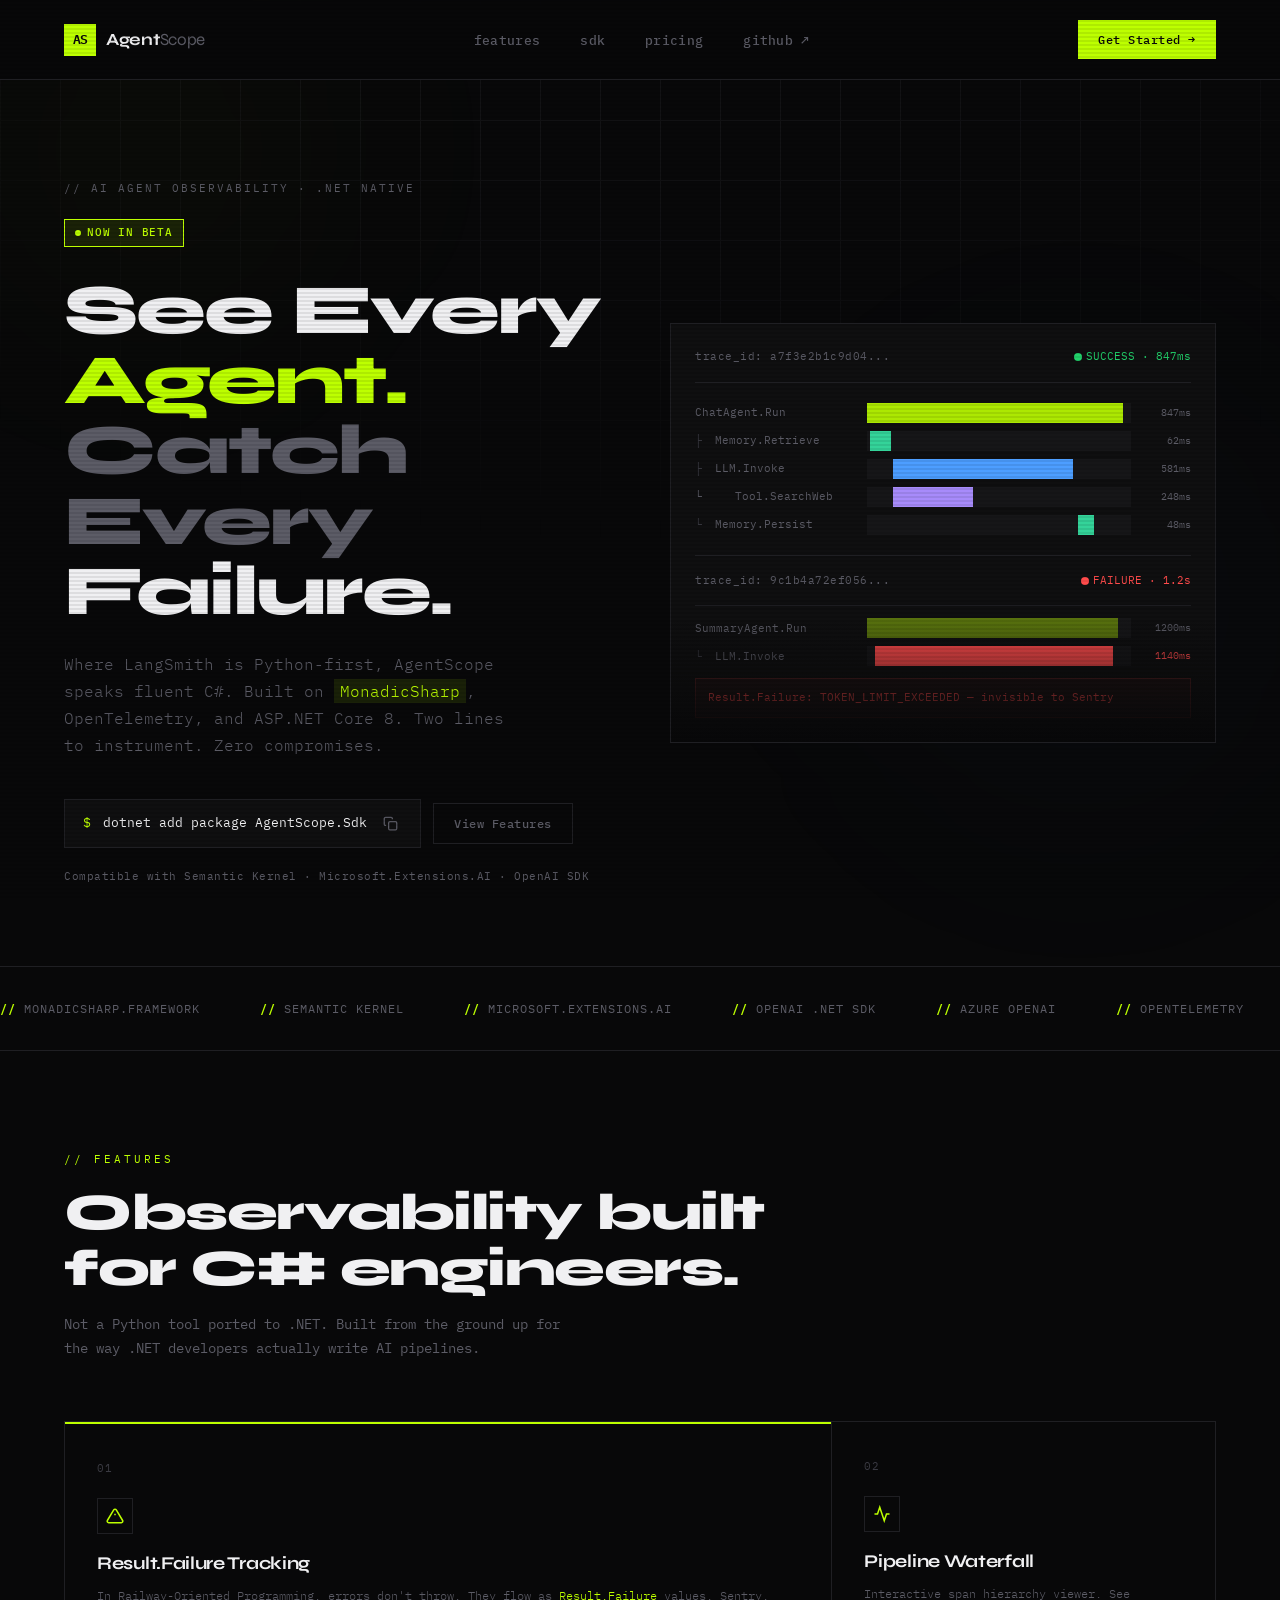
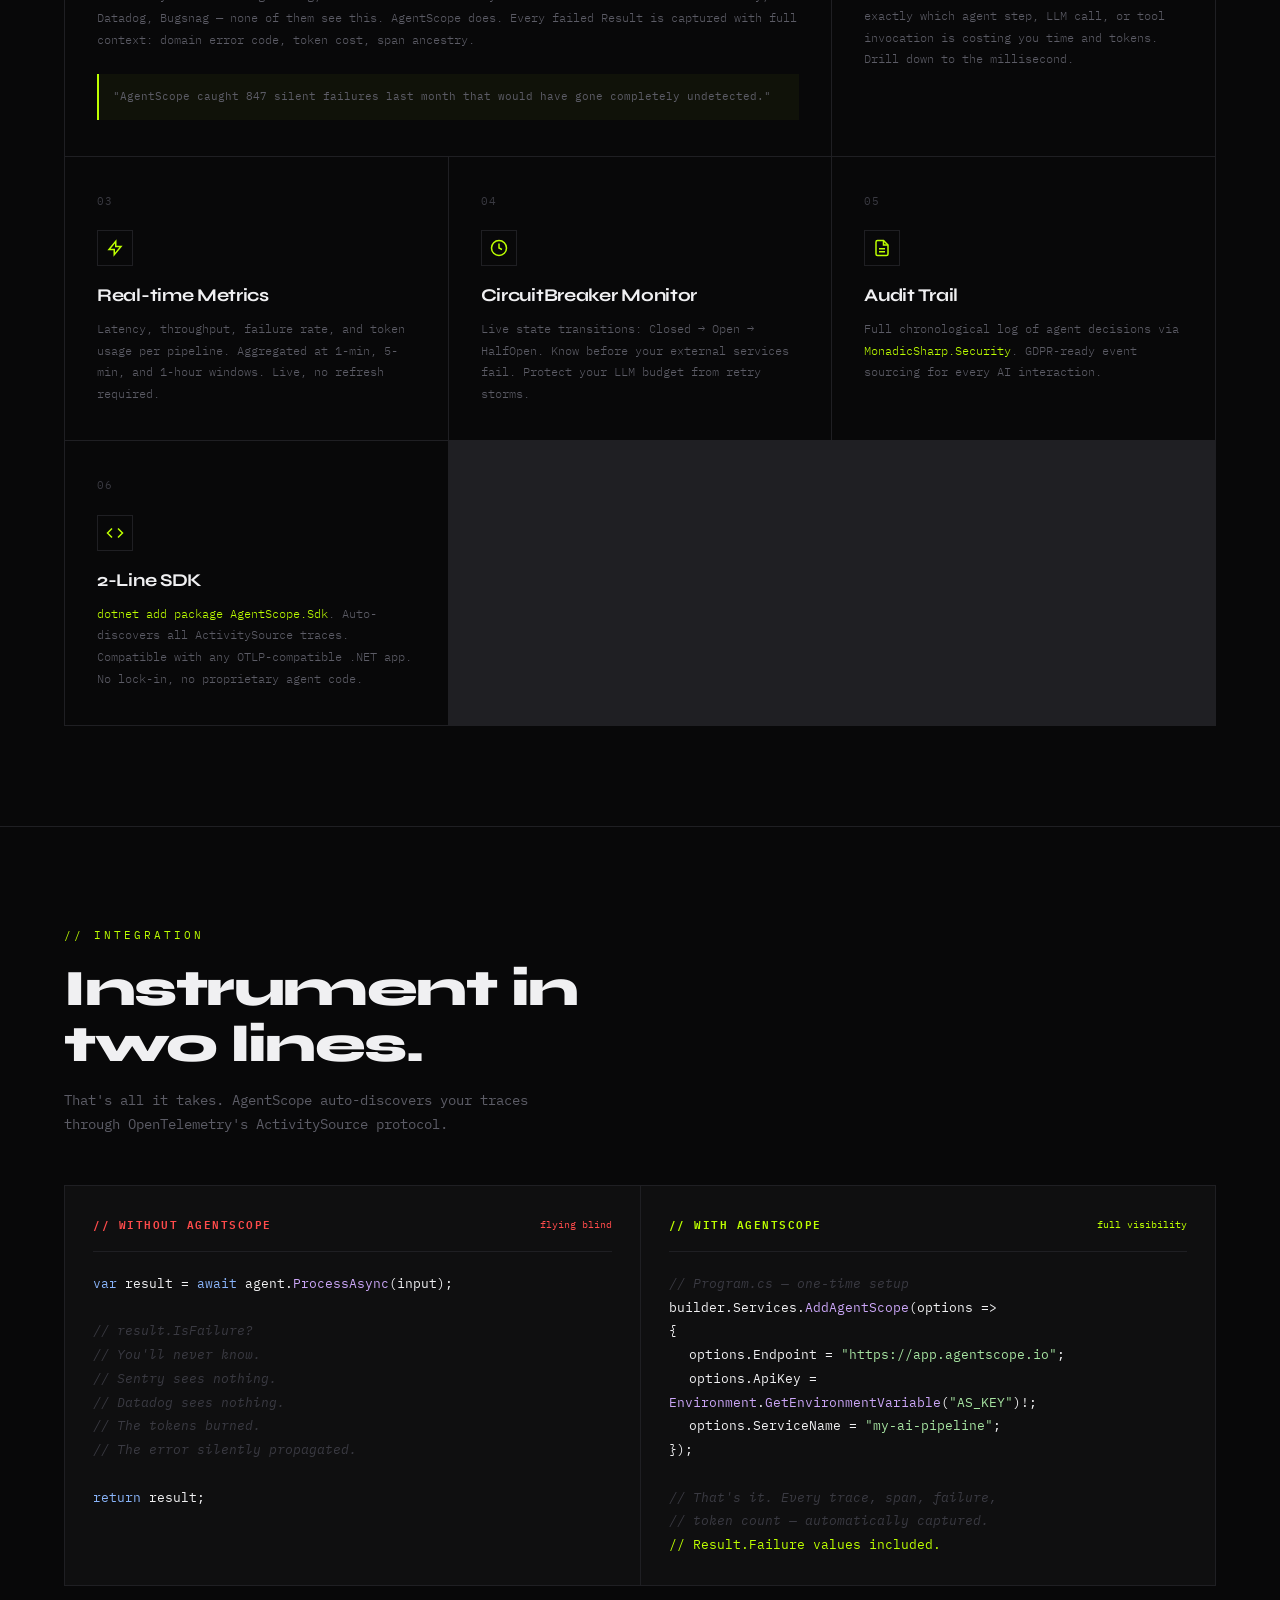
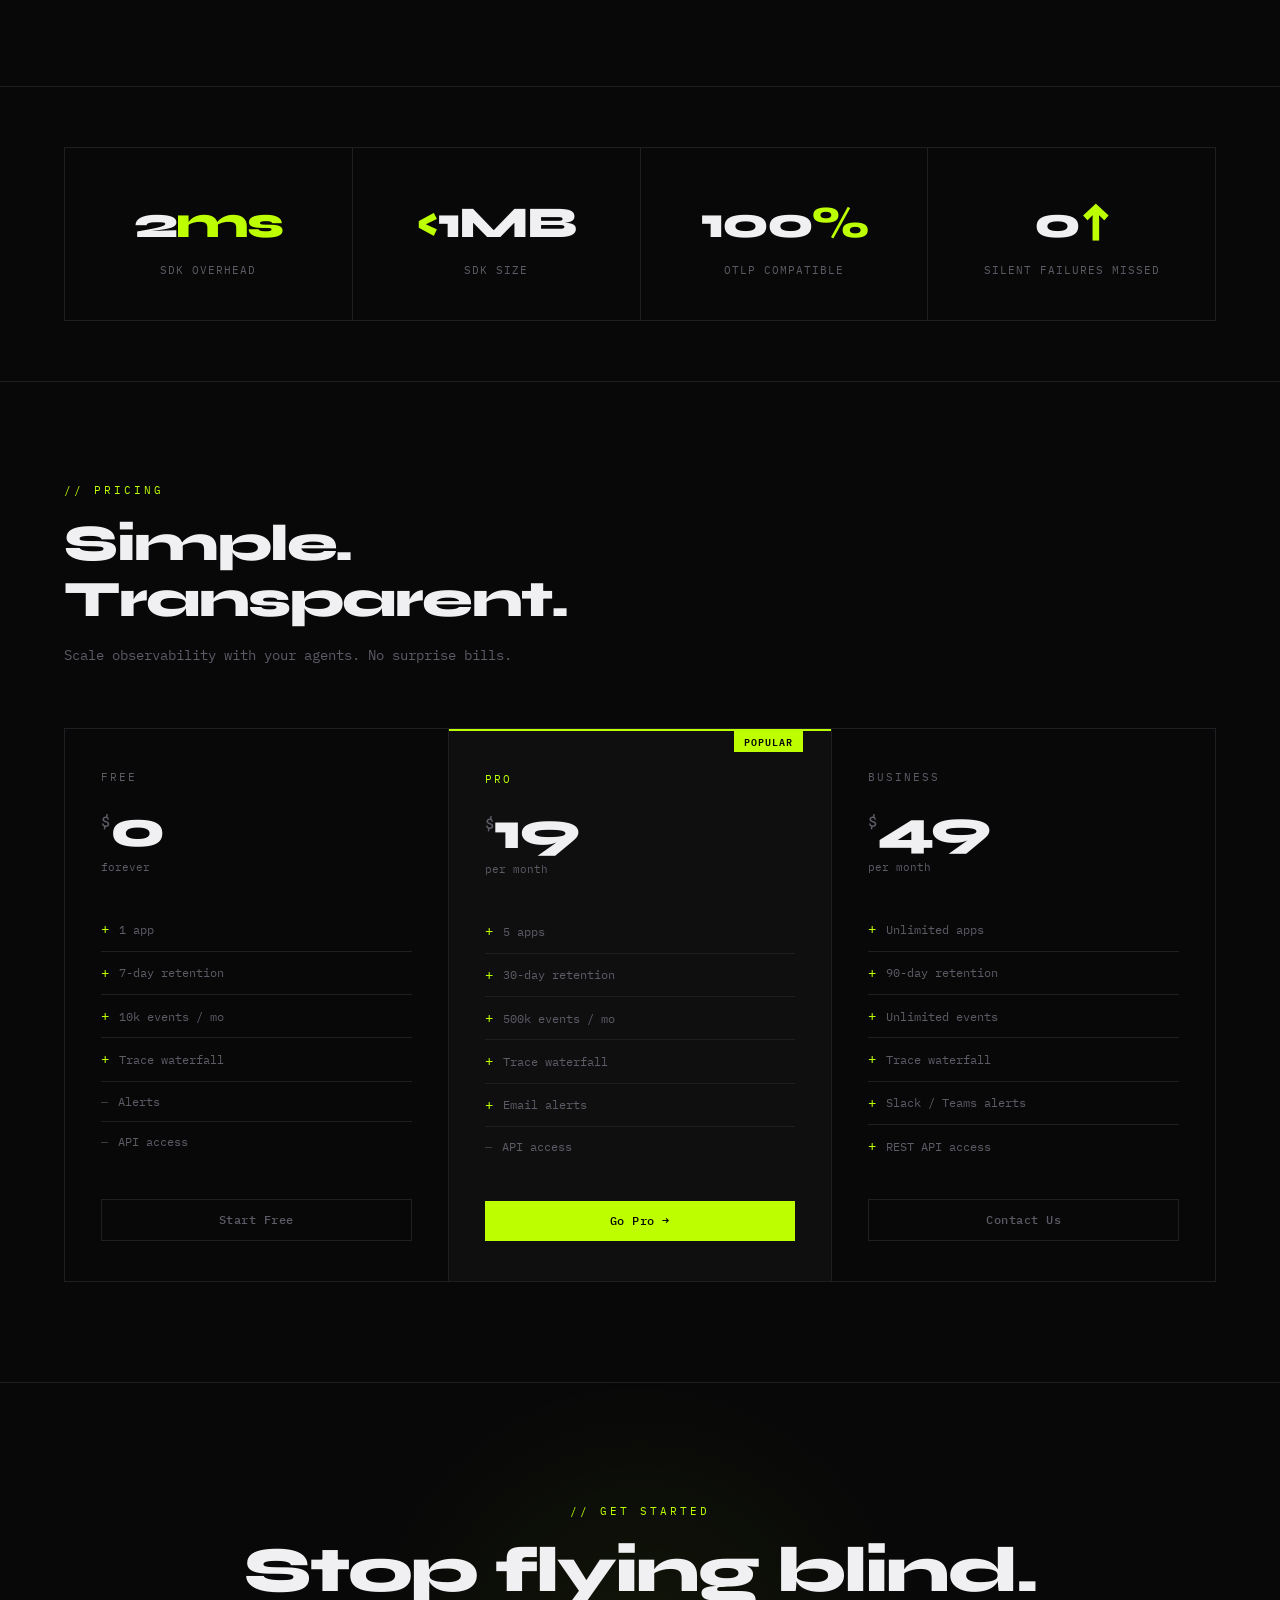
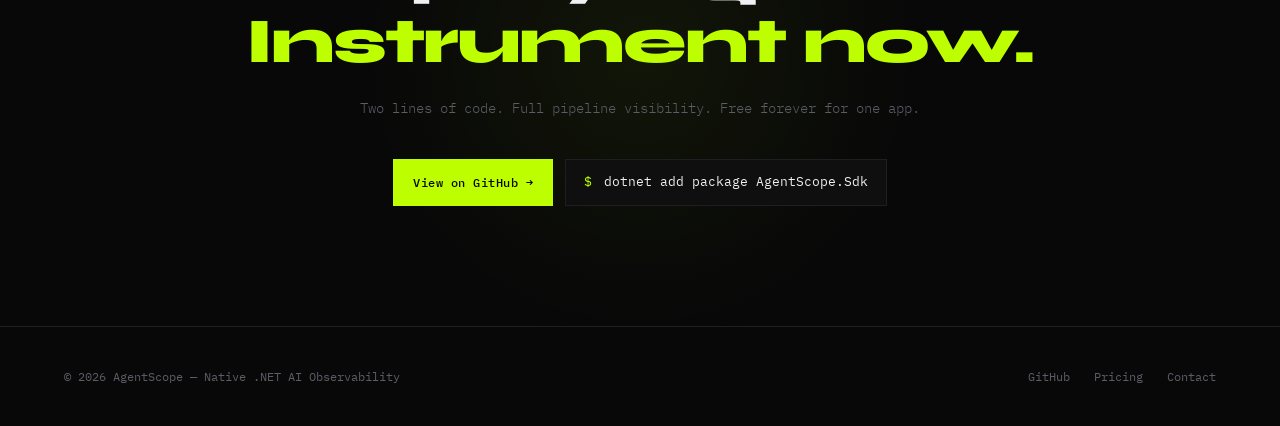
<file: index.html>
<!DOCTYPE html>
<html lang="en">
<head>
  <meta charset="UTF-8">
  <meta name="viewport" content="width=device-width, initial-scale=1.0">
  <title>AgentScope — AI Agent Observability for .NET</title>
  <meta name="description" content="See every agent. Trace every pipeline. Catch every failure — natively in .NET. The first observability platform built for C# and MonadicSharp.">
  <link rel="stylesheet" href="assets/custom.css">
</head>
<body>

<!-- Background elements -->
<div class="grid-bg"></div>
<div class="glow-orb" style="width:500px;height:500px;background:radial-gradient(circle,rgba(189,255,0,0.04),transparent 70%);top:-100px;left:-100px;"></div>
<div class="glow-orb" style="width:600px;height:600px;background:radial-gradient(circle,rgba(77,158,255,0.04),transparent 70%);bottom:0;right:-100px;"></div>

<!-- ── NAVBAR ── -->
<nav class="navbar">
  <div class="container">
    <div class="navbar-inner">
      <a href="/" class="logo">
        <div class="logo-mark">AS</div>
        <span class="logo-text">Agent<span>Scope</span></span>
      </a>
      <ul class="nav-links">
        <li><a href="#features">features</a></li>
        <li><a href="#code">sdk</a></li>
        <li><a href="#pricing">pricing</a></li>
        <li><a href="https://github.com/Danny4897/AgentScope" target="_blank">github ↗</a></li>
      </ul>
      <a href="#get-started" class="btn btn-accent">Get Started →</a>
    </div>
  </div>
</nav>

<!-- ── HERO ── -->
<section class="container">
  <div class="hero">
    <!-- Left -->
    <div class="hero-left">
      <p class="hero-label">// AI Agent Observability · .NET Native</p>
      <div class="pill pill-accent" style="margin-bottom:28px;">
        <span class="pill-dot"></span>
        Now in Beta
      </div>
      <h1 class="hero-title">
        See Every<br>
        <span class="accent">Agent.</span><br>
        <span class="dim">Catch Every</span><br>
        Failure.
      </h1>
      <p class="hero-subtitle">
        Where LangSmith is Python-first, AgentScope speaks fluent C#.
        Built on <code>MonadicSharp</code>, OpenTelemetry, and ASP.NET Core 8.
        Two lines to instrument. Zero compromises.
      </p>
      <div class="hero-cta">
        <div class="cmd-block">
          <span class="prompt">$</span>
          <code id="cmd-text">dotnet add package AgentScope.Sdk</code>
          <button class="copy-btn" onclick="copyCmd()" title="Copy">
            <svg width="15" height="15" fill="none" stroke="currentColor" stroke-width="2" viewBox="0 0 24 24">
              <rect x="9" y="9" width="13" height="13" rx="2"/><path d="M5 15H4a2 2 0 01-2-2V4a2 2 0 012-2h9a2 2 0 012 2v1"/>
            </svg>
          </button>
        </div>
        <a href="#features" class="btn btn-ghost">View Features</a>
      </div>
      <p style="font-family:var(--font-mono);font-size:11px;color:var(--text-muted);margin-top:20px;letter-spacing:0.5px;">
        Compatible with Semantic Kernel · Microsoft.Extensions.AI · OpenAI SDK
      </p>
    </div>

    <!-- Right: Animated Trace Waterfall -->
    <div class="hero-right">
      <div class="trace-viz" id="trace-viz">
        <div class="trace-header">
          <span class="trace-id">trace_id: a7f3e2b1c9d04...</span>
          <span class="trace-status-ok">
            <svg width="8" height="8" fill="currentColor" viewBox="0 0 8 8"><circle cx="4" cy="4" r="4"/></svg>
            SUCCESS · 847ms
          </span>
        </div>

        <!-- Root span -->
        <div class="span-row" style="animation-delay:0.2s;">
          <span class="span-name mono">ChatAgent.Run</span>
          <div class="span-bar-track">
            <div class="span-bar bar-root" style="--w:97%; left:0%; animation-delay:0.3s;"></div>
          </div>
          <span class="span-ms mono">847ms</span>
        </div>

        <div class="span-row" style="animation-delay:0.5s;">
          <span class="span-name mono"><span class="indent">├ </span>Memory.Retrieve</span>
          <div class="span-bar-track">
            <div class="span-bar bar-memory" style="--w:8%; left:1%; animation-delay:0.6s;"></div>
          </div>
          <span class="span-ms mono">62ms</span>
        </div>

        <div class="span-row" style="animation-delay:0.8s;">
          <span class="span-name mono"><span class="indent">├ </span>LLM.Invoke</span>
          <div class="span-bar-track">
            <div class="span-bar bar-llm" style="--w:68%; left:10%; animation-delay:0.9s;"></div>
          </div>
          <span class="span-ms mono">581ms</span>
        </div>

        <div class="span-row" style="animation-delay:1.1s;">
          <span class="span-name mono"><span class="indent2">└ </span>Tool.SearchWeb</span>
          <div class="span-bar-track">
            <div class="span-bar bar-tool" style="--w:30%; left:10%; animation-delay:1.2s;"></div>
          </div>
          <span class="span-ms mono">248ms</span>
        </div>

        <div class="span-row" style="animation-delay:1.4s;">
          <span class="span-name mono"><span class="indent">└ </span>Memory.Persist</span>
          <div class="span-bar-track">
            <div class="span-bar bar-memory" style="--w:6%; left:80%; animation-delay:1.5s;"></div>
          </div>
          <span class="span-ms mono">48ms</span>
        </div>

        <div style="border-top:1px solid var(--border);margin-top:20px;padding-top:16px;">
          <div class="trace-header" style="margin-bottom:12px;">
            <span class="trace-id">trace_id: 9c1b4a72ef056...</span>
            <span class="trace-status-err">
              <svg width="8" height="8" fill="currentColor" viewBox="0 0 8 8"><circle cx="4" cy="4" r="4"/></svg>
              FAILURE · 1.2s
            </span>
          </div>
          <div class="span-row" style="animation-delay:1.7s;">
            <span class="span-name mono">SummaryAgent.Run</span>
            <div class="span-bar-track">
              <div class="span-bar bar-root" style="--w:95%; left:0%; animation-delay:1.8s; opacity:0.4;"></div>
            </div>
            <span class="span-ms mono">1200ms</span>
          </div>
          <div class="span-row" style="animation-delay:2.0s;">
            <span class="span-name mono"><span class="indent">└ </span>LLM.Invoke</span>
            <div class="span-bar-track">
              <div class="span-bar bar-error" style="--w:90%; left:3%; animation-delay:2.1s;"></div>
            </div>
            <span class="span-ms mono" style="color:var(--error);">1140ms</span>
          </div>
          <div style="margin-top:12px;padding:10px 12px;background:rgba(255,75,75,0.06);border:1px solid rgba(255,75,75,0.2);font-family:var(--font-mono);font-size:11px;color:var(--error);">
            Result.Failure: TOKEN_LIMIT_EXCEEDED — invisible to Sentry
          </div>
        </div>
      </div>
    </div>
  </div>
</section>

<!-- ── MARQUEE ── -->
<div class="marquee-section">
  <div class="marquee-track">
    <span class="marquee-item">MonadicSharp.Framework</span>
    <span class="marquee-item">Semantic Kernel</span>
    <span class="marquee-item">Microsoft.Extensions.AI</span>
    <span class="marquee-item">OpenAI .NET SDK</span>
    <span class="marquee-item">Azure OpenAI</span>
    <span class="marquee-item">OpenTelemetry</span>
    <span class="marquee-item">ASP.NET Core 8</span>
    <span class="marquee-item">Entity Framework Core</span>
    <span class="marquee-item">Railway-Oriented Programming</span>
    <span class="marquee-item">MonadicSharp.Framework</span>
    <span class="marquee-item">Semantic Kernel</span>
    <span class="marquee-item">Microsoft.Extensions.AI</span>
    <span class="marquee-item">OpenAI .NET SDK</span>
    <span class="marquee-item">Azure OpenAI</span>
    <span class="marquee-item">OpenTelemetry</span>
    <span class="marquee-item">ASP.NET Core 8</span>
    <span class="marquee-item">Entity Framework Core</span>
    <span class="marquee-item">Railway-Oriented Programming</span>
  </div>
</div>

<!-- ── FEATURES ── -->
<section id="features" style="padding:100px 0;">
  <div class="container">
    <div class="reveal">
      <p class="section-label">// Features</p>
      <h2 class="section-title">Observability built<br>for C# engineers.</h2>
      <p class="section-sub">
        Not a Python tool ported to .NET. Built from the ground up
        for the way .NET developers actually write AI pipelines.
      </p>
    </div>

    <div class="features-grid reveal" style="transition-delay:0.1s;">

      <div class="feature-card featured">
        <div class="feature-number">01</div>
        <div class="feature-icon">
          <svg width="18" height="18" fill="none" stroke="currentColor" stroke-width="2" viewBox="0 0 24 24">
            <path d="M12 9v2m0 4h.01M10.29 3.86L1.82 18a2 2 0 001.71 3h16.94a2 2 0 001.71-3L13.71 3.86a2 2 0 00-3.42 0z"/>
          </svg>
        </div>
        <h3 class="feature-title">Result.Failure Tracking</h3>
        <p class="feature-desc">
          In Railway-Oriented Programming, errors don't throw. They flow as
          <code style="color:var(--accent);">Result.Failure</code> values.
          Sentry, Datadog, Bugsnag — none of them see this.
          AgentScope does. Every failed Result is captured with full context:
          domain error code, token cost, span ancestry.
        </p>
        <div style="margin-top:24px;padding:14px;background:rgba(189,255,0,0.04);border-left:2px solid var(--accent);">
          <p style="font-family:var(--font-mono);font-size:11px;color:var(--text-muted);">
            "AgentScope caught 847 silent failures last month that would have
            gone completely undetected."
          </p>
        </div>
      </div>

      <div class="feature-card">
        <div class="feature-number">02</div>
        <div class="feature-icon">
          <svg width="18" height="18" fill="none" stroke="currentColor" stroke-width="2" viewBox="0 0 24 24">
            <polyline points="22 12 18 12 15 21 9 3 6 12 2 12"/>
          </svg>
        </div>
        <h3 class="feature-title">Pipeline Waterfall</h3>
        <p class="feature-desc">
          Interactive span hierarchy viewer. See exactly which agent step,
          LLM call, or tool invocation is costing you time and tokens.
          Drill down to the millisecond.
        </p>
      </div>

      <div class="feature-card">
        <div class="feature-number">03</div>
        <div class="feature-icon">
          <svg width="18" height="18" fill="none" stroke="currentColor" stroke-width="2" viewBox="0 0 24 24">
            <path d="M13 10V3L4 14h7v7l9-11h-7z"/>
          </svg>
        </div>
        <h3 class="feature-title">Real-time Metrics</h3>
        <p class="feature-desc">
          Latency, throughput, failure rate, and token usage per pipeline.
          Aggregated at 1-min, 5-min, and 1-hour windows.
          Live, no refresh required.
        </p>
      </div>

      <div class="feature-card">
        <div class="feature-number">04</div>
        <div class="feature-icon">
          <svg width="18" height="18" fill="none" stroke="currentColor" stroke-width="2" viewBox="0 0 24 24">
            <circle cx="12" cy="12" r="10"/><polyline points="12 6 12 12 16 14"/>
          </svg>
        </div>
        <h3 class="feature-title">CircuitBreaker Monitor</h3>
        <p class="feature-desc">
          Live state transitions: Closed → Open → HalfOpen.
          Know before your external services fail.
          Protect your LLM budget from retry storms.
        </p>
      </div>

      <div class="feature-card">
        <div class="feature-number">05</div>
        <div class="feature-icon">
          <svg width="18" height="18" fill="none" stroke="currentColor" stroke-width="2" viewBox="0 0 24 24">
            <path d="M14 2H6a2 2 0 00-2 2v16a2 2 0 002 2h12a2 2 0 002-2V8z"/><polyline points="14 2 14 8 20 8"/><line x1="16" y1="13" x2="8" y2="13"/><line x1="16" y1="17" x2="8" y2="17"/>
          </svg>
        </div>
        <h3 class="feature-title">Audit Trail</h3>
        <p class="feature-desc">
          Full chronological log of agent decisions via
          <code style="color:var(--accent);">MonadicSharp.Security</code>.
          GDPR-ready event sourcing for every AI interaction.
        </p>
      </div>

      <div class="feature-card">
        <div class="feature-number">06</div>
        <div class="feature-icon">
          <svg width="18" height="18" fill="none" stroke="currentColor" stroke-width="2" viewBox="0 0 24 24">
            <polyline points="16 18 22 12 16 6"/><polyline points="8 6 2 12 8 18"/>
          </svg>
        </div>
        <h3 class="feature-title">2-Line SDK</h3>
        <p class="feature-desc">
          <code style="color:var(--accent);">dotnet add package AgentScope.Sdk</code>.
          Auto-discovers all ActivitySource traces.
          Compatible with any OTLP-compatible .NET app.
          No lock-in, no proprietary agent code.
        </p>
      </div>

    </div>
  </div>
</section>

<!-- ── CODE SECTION ── -->
<section id="code" class="code-section" style="border-top:1px solid var(--border);">
  <div class="container">
    <div class="reveal">
      <p class="section-label">// Integration</p>
      <h2 class="section-title">Instrument in<br>two lines.</h2>
      <p class="section-sub">
        That's all it takes. AgentScope auto-discovers your traces
        through OpenTelemetry's ActivitySource protocol.
      </p>
    </div>

    <div class="code-compare reveal" style="transition-delay:0.15s;">
      <div class="code-panel">
        <div class="code-panel-header">
          <span class="code-panel-title title-bad">// without agentscope</span>
          <span style="font-family:var(--font-mono);font-size:10px;color:var(--error);">flying blind</span>
        </div>
        <span class="c-kw">var</span> result = <span class="c-kw">await</span> agent.<span class="c-fn">ProcessAsync</span>(input);<br>
        <br>
        <span class="c-cm">// result.IsFailure?</span><br>
        <span class="c-cm">// You'll never know.</span><br>
        <span class="c-cm">// Sentry sees nothing.</span><br>
        <span class="c-cm">// Datadog sees nothing.</span><br>
        <span class="c-cm">// The tokens burned.</span><br>
        <span class="c-cm">// The error silently propagated.</span><br>
        <br>
        <span class="c-kw">return</span> result;
      </div>
      <div class="code-panel">
        <div class="code-panel-header">
          <span class="code-panel-title title-good">// with agentscope</span>
          <span style="font-family:var(--font-mono);font-size:10px;color:var(--accent);">full visibility</span>
        </div>
        <span class="c-cm">// Program.cs — one-time setup</span><br>
        builder.Services.<span class="c-fn">AddAgentScope</span>(options =><br>
        {<br>
        <span class="indent"></span>options.Endpoint = <span class="c-str">"https://app.agentscope.io"</span>;<br>
        <span class="indent"></span>options.ApiKey = <span class="c-fn">Environment</span>.<span class="c-fn">GetEnvironmentVariable</span>(<span class="c-str">"AS_KEY"</span>)!;<br>
        <span class="indent"></span>options.ServiceName = <span class="c-str">"my-ai-pipeline"</span>;<br>
        });<br>
        <br>
        <span class="c-cm">// That's it. Every trace, span, failure,</span><br>
        <span class="c-cm">// token count — automatically captured.</span><br>
        <span class="c-acc">// Result.Failure values included.</span>
      </div>
    </div>
  </div>
</section>

<!-- ── STATS ── -->
<div class="stats-bar">
  <div class="container">
    <div class="stats-grid reveal">
      <div class="stat-item">
        <div class="stat-value">2<span>ms</span></div>
        <div class="stat-label">SDK overhead</div>
      </div>
      <div class="stat-item">
        <div class="stat-value"><span>&lt;</span>1MB</div>
        <div class="stat-label">SDK size</div>
      </div>
      <div class="stat-item">
        <div class="stat-value">100<span>%</span></div>
        <div class="stat-label">OTLP compatible</div>
      </div>
      <div class="stat-item">
        <div class="stat-value">0<span>↑</span></div>
        <div class="stat-label">Silent failures missed</div>
      </div>
    </div>
  </div>
</div>

<!-- ── PRICING ── -->
<section id="pricing" class="pricing-section">
  <div class="container">
    <div class="reveal">
      <p class="section-label">// Pricing</p>
      <h2 class="section-title">Simple.<br>Transparent.</h2>
      <p class="section-sub">Scale observability with your agents. No surprise bills.</p>
    </div>

    <div class="pricing-grid reveal" style="transition-delay:0.1s;">

      <div class="pricing-card">
        <div class="pricing-tier">Free</div>
        <div class="pricing-price"><sup>$</sup>0</div>
        <div class="pricing-period">forever</div>
        <ul class="pricing-features">
          <li><span class="check">+</span> 1 app</li>
          <li><span class="check">+</span> 7-day retention</li>
          <li><span class="check">+</span> 10k events / mo</li>
          <li><span class="check">+</span> Trace waterfall</li>
          <li><span class="dash">—</span> Alerts</li>
          <li><span class="dash">—</span> API access</li>
        </ul>
        <a href="#get-started" class="btn btn-ghost" style="width:100%;justify-content:center;">Start Free</a>
      </div>

      <div class="pricing-card featured">
        <div class="pricing-badge">Popular</div>
        <div class="pricing-tier" style="color:var(--accent);">Pro</div>
        <div class="pricing-price"><sup>$</sup>19</div>
        <div class="pricing-period">per month</div>
        <ul class="pricing-features">
          <li><span class="check">+</span> 5 apps</li>
          <li><span class="check">+</span> 30-day retention</li>
          <li><span class="check">+</span> 500k events / mo</li>
          <li><span class="check">+</span> Trace waterfall</li>
          <li><span class="check">+</span> Email alerts</li>
          <li><span class="dash">—</span> API access</li>
        </ul>
        <a href="#get-started" class="btn btn-accent" style="width:100%;justify-content:center;">Go Pro →</a>
      </div>

      <div class="pricing-card">
        <div class="pricing-tier">Business</div>
        <div class="pricing-price"><sup>$</sup>49</div>
        <div class="pricing-period">per month</div>
        <ul class="pricing-features">
          <li><span class="check">+</span> Unlimited apps</li>
          <li><span class="check">+</span> 90-day retention</li>
          <li><span class="check">+</span> Unlimited events</li>
          <li><span class="check">+</span> Trace waterfall</li>
          <li><span class="check">+</span> Slack / Teams alerts</li>
          <li><span class="check">+</span> REST API access</li>
        </ul>
        <a href="#get-started" class="btn btn-ghost" style="width:100%;justify-content:center;">Contact Us</a>
      </div>

    </div>
  </div>
</section>

<!-- ── CTA ── -->
<section id="get-started" class="cta-section" style="border-top:1px solid var(--border);">
  <div class="container reveal">
    <p class="section-label" style="justify-content:center;display:flex;">//&nbsp;Get Started</p>
    <h2 class="cta-title">Stop flying blind.<br><span style="color:var(--accent);">Instrument now.</span></h2>
    <p class="cta-sub">
      Two lines of code. Full pipeline visibility. Free forever for one app.
    </p>
    <div style="display:flex;gap:12px;justify-content:center;flex-wrap:wrap;">
      <a href="https://github.com/Danny4897/AgentScope" class="btn btn-accent">
        View on GitHub →
      </a>
      <div class="cmd-block">
        <span class="prompt">$</span>
        <code>dotnet add package AgentScope.Sdk</code>
      </div>
    </div>
  </div>
</section>

<!-- ── FOOTER ── -->
<footer class="footer">
  <div class="container">
    <div class="footer-inner">
      <span>© 2026 AgentScope — Native .NET AI Observability</span>
      <div class="footer-links">
        <a href="https://github.com/Danny4897/AgentScope" target="_blank">GitHub</a>
        <a href="#pricing">Pricing</a>
        <a href="mailto:hello@agentscope.io">Contact</a>
      </div>
    </div>
  </div>
</footer>

<script>
// Copy command
function copyCmd() {
  navigator.clipboard.writeText('dotnet add package AgentScope.Sdk');
  const btn = document.querySelector('.copy-btn');
  btn.innerHTML = '<svg width="15" height="15" fill="currentColor" viewBox="0 0 24 24"><path d="M20 6L9 17l-5-5"/></svg>';
  btn.style.color = 'var(--accent)';
  setTimeout(() => {
    btn.innerHTML = '<svg width="15" height="15" fill="none" stroke="currentColor" stroke-width="2" viewBox="0 0 24 24"><rect x="9" y="9" width="13" height="13" rx="2"/><path d="M5 15H4a2 2 0 01-2-2V4a2 2 0 012-2h9a2 2 0 012 2v1"/></svg>';
    btn.style.color = '';
  }, 2000);
}

// Scroll reveal
const observer = new IntersectionObserver((entries) => {
  entries.forEach((entry, i) => {
    if (entry.isIntersecting) {
      setTimeout(() => entry.target.classList.add('visible'), i * 80);
    }
  });
}, { threshold: 0.1 });

document.querySelectorAll('.reveal').forEach(el => observer.observe(el));
</script>

</body>
</html>
</file>
<file: assets/custom.css>
@import url('https://fonts.googleapis.com/css2?family=Syne:wght@400;500;600;700;800&family=IBM+Plex+Mono:wght@300;400;500;600&display=swap');

/* ── Reset & Base ── */
*, *::before, *::after { box-sizing: border-box; margin: 0; padding: 0; }

:root {
  --bg:           #080809;
  --surface:      #0f0f10;
  --surface-2:    #161618;
  --border:       #1f1f23;
  --border-hover: #2e2e34;
  --accent:       #BDFF00;
  --accent-dim:   rgba(189, 255, 0, 0.10);
  --accent-glow:  rgba(189, 255, 0, 0.25);
  --text:         #F0F0F2;
  --text-muted:   #5c5c66;
  --text-dim:     #3a3a42;
  --error:        #FF4B4B;
  --success:      #22D26B;
  --warning:      #F5A623;
  --info:         #4D9EFF;
  --font-sans:    'Syne', sans-serif;
  --font-mono:    'IBM Plex Mono', monospace;
}

html { scroll-behavior: smooth; }

body {
  font-family: var(--font-sans);
  background-color: var(--bg);
  color: var(--text);
  line-height: 1.6;
  overflow-x: hidden;
  -webkit-font-smoothing: antialiased;
}

/* ── Scanline texture ── */
body::before {
  content: '';
  position: fixed;
  inset: 0;
  background: repeating-linear-gradient(
    0deg,
    transparent,
    transparent 2px,
    rgba(0, 0, 0, 0.08) 2px,
    rgba(0, 0, 0, 0.08) 4px
  );
  pointer-events: none;
  z-index: 9999;
}

/* ── Grid bg ── */
.grid-bg {
  position: fixed;
  inset: 0;
  z-index: -1;
  background-image:
    linear-gradient(var(--border) 1px, transparent 1px),
    linear-gradient(90deg, var(--border) 1px, transparent 1px);
  background-size: 60px 60px;
  mask-image: radial-gradient(ellipse 80% 60% at 50% 0%, black 30%, transparent 100%);
  opacity: 0.5;
}

.glow-orb {
  position: fixed;
  border-radius: 50%;
  filter: blur(120px);
  pointer-events: none;
  z-index: -1;
}

/* ── Typography ── */
h1, h2, h3, h4, h5, h6 { font-family: var(--font-sans); font-weight: 700; line-height: 1.1; }

code, pre, .mono { font-family: var(--font-mono); }

/* ── Layout ── */
.container {
  max-width: 1200px;
  margin: 0 auto;
  padding: 0 24px;
}

/* ── Navbar ── */
.navbar {
  position: sticky;
  top: 0;
  z-index: 100;
  padding: 20px 0;
  border-bottom: 1px solid var(--border);
  background: rgba(8, 8, 9, 0.85);
  backdrop-filter: blur(16px);
}

.navbar-inner {
  display: flex;
  align-items: center;
  justify-content: space-between;
}

.logo {
  display: flex;
  align-items: center;
  gap: 10px;
  text-decoration: none;
}

.logo-mark {
  width: 32px;
  height: 32px;
  background: var(--accent);
  display: flex;
  align-items: center;
  justify-content: center;
  font-family: var(--font-mono);
  font-weight: 600;
  font-size: 13px;
  color: var(--bg);
  letter-spacing: -0.5px;
}

.logo-text {
  font-size: 17px;
  font-weight: 700;
  color: var(--text);
  letter-spacing: -0.3px;
}

.logo-text span { color: var(--text-muted); font-weight: 400; }

.nav-links {
  display: flex;
  gap: 40px;
  list-style: none;
}

.nav-links a {
  color: var(--text-muted);
  text-decoration: none;
  font-size: 13px;
  font-weight: 500;
  letter-spacing: 0.3px;
  transition: color 0.2s;
  font-family: var(--font-mono);
}

.nav-links a:hover { color: var(--text); }

.btn {
  display: inline-flex;
  align-items: center;
  gap: 8px;
  padding: 10px 20px;
  font-family: var(--font-mono);
  font-size: 12px;
  font-weight: 500;
  text-decoration: none;
  cursor: pointer;
  border: none;
  transition: all 0.2s;
  letter-spacing: 0.5px;
}

.btn-accent {
  background: var(--accent);
  color: var(--bg);
}

.btn-accent:hover {
  background: #d4ff26;
  transform: translateY(-1px);
  box-shadow: 0 8px 24px var(--accent-glow);
}

.btn-ghost {
  background: transparent;
  color: var(--text-muted);
  border: 1px solid var(--border);
}

.btn-ghost:hover {
  border-color: var(--border-hover);
  color: var(--text);
}

/* ── Pill badge ── */
.pill {
  display: inline-flex;
  align-items: center;
  gap: 6px;
  padding: 4px 10px;
  font-family: var(--font-mono);
  font-size: 11px;
  font-weight: 500;
  letter-spacing: 0.8px;
  text-transform: uppercase;
  border: 1px solid;
}

.pill-accent {
  border-color: var(--accent);
  color: var(--accent);
  background: var(--accent-dim);
}

.pill-dot {
  width: 6px;
  height: 6px;
  background: var(--accent);
  border-radius: 50%;
  animation: blink 1.8s ease-in-out infinite;
}

@keyframes blink {
  0%, 100% { opacity: 1; }
  50% { opacity: 0.3; }
}

/* ── HERO ── */
.hero {
  padding: 100px 0 80px;
  display: grid;
  grid-template-columns: 1fr 1fr;
  gap: 60px;
  align-items: center;
  min-height: calc(100vh - 73px);
}

.hero-label {
  font-family: var(--font-mono);
  font-size: 11px;
  color: var(--text-muted);
  letter-spacing: 2px;
  text-transform: uppercase;
  margin-bottom: 20px;
}

.hero-title {
  font-size: clamp(44px, 5.5vw, 72px);
  font-weight: 800;
  line-height: 1.0;
  letter-spacing: -2px;
  margin-bottom: 24px;
  color: var(--text);
}

.hero-title .accent { color: var(--accent); }
.hero-title .dim { color: var(--text-muted); }

.hero-subtitle {
  font-size: 16px;
  color: var(--text-muted);
  max-width: 460px;
  line-height: 1.7;
  margin-bottom: 40px;
  font-family: var(--font-mono);
  font-weight: 300;
}

.hero-subtitle code {
  color: var(--accent);
  background: var(--accent-dim);
  padding: 2px 6px;
}

.hero-cta {
  display: flex;
  align-items: center;
  gap: 12px;
  flex-wrap: wrap;
}

.cmd-block {
  display: flex;
  align-items: center;
  gap: 12px;
  padding: 12px 18px;
  background: var(--surface);
  border: 1px solid var(--border);
  font-family: var(--font-mono);
  font-size: 13px;
  color: var(--text);
}

.cmd-block .prompt { color: var(--accent); }

.copy-btn {
  background: none;
  border: none;
  cursor: pointer;
  color: var(--text-muted);
  padding: 4px;
  transition: color 0.2s;
  display: flex;
}

.copy-btn:hover { color: var(--accent); }

/* ── Trace Waterfall Animation ── */
.trace-viz {
  position: relative;
  background: var(--surface);
  border: 1px solid var(--border);
  padding: 24px;
  font-family: var(--font-mono);
  overflow: hidden;
}

.trace-viz::after {
  content: '';
  position: absolute;
  inset: 0;
  background: linear-gradient(180deg, transparent 70%, var(--bg) 100%);
  pointer-events: none;
}

.trace-header {
  display: flex;
  align-items: center;
  justify-content: space-between;
  margin-bottom: 20px;
  padding-bottom: 16px;
  border-bottom: 1px solid var(--border);
}

.trace-id {
  font-size: 11px;
  color: var(--text-muted);
  letter-spacing: 0.5px;
}

.trace-status-ok {
  font-size: 11px;
  color: var(--success);
  display: flex;
  align-items: center;
  gap: 4px;
}

.trace-status-err {
  font-size: 11px;
  color: var(--error);
  display: flex;
  align-items: center;
  gap: 4px;
}

.span-row {
  display: flex;
  align-items: center;
  gap: 12px;
  margin-bottom: 8px;
  opacity: 0;
  animation: spanAppear 0.4s ease forwards;
}

.span-name {
  font-size: 11px;
  color: var(--text-muted);
  min-width: 160px;
  white-space: nowrap;
  overflow: hidden;
  text-overflow: ellipsis;
}

.span-name .indent { color: var(--text-dim); }

.span-bar-track {
  flex: 1;
  height: 20px;
  background: var(--surface-2);
  position: relative;
  overflow: hidden;
}

.span-bar {
  position: absolute;
  top: 0;
  height: 100%;
  width: 0;
  animation: barGrow 0.5s cubic-bezier(0.16, 1, 0.3, 1) forwards;
}

.bar-root    { background: var(--accent); opacity: 0.9; }
.bar-llm     { background: var(--info); }
.bar-tool    { background: #A78BFA; }
.bar-memory  { background: #34D399; }
.bar-error   { background: var(--error); }

.span-ms {
  font-size: 10px;
  color: var(--text-muted);
  min-width: 48px;
  text-align: right;
}

@keyframes spanAppear {
  to { opacity: 1; }
}

@keyframes barGrow {
  to { width: var(--w); }
}

/* ── Marquee ── */
.marquee-section {
  padding: 32px 0;
  border-top: 1px solid var(--border);
  border-bottom: 1px solid var(--border);
  overflow: hidden;
  position: relative;
}

.marquee-track {
  display: flex;
  gap: 60px;
  animation: marquee 22s linear infinite;
  white-space: nowrap;
}

.marquee-item {
  font-family: var(--font-mono);
  font-size: 12px;
  color: var(--text-muted);
  letter-spacing: 1px;
  text-transform: uppercase;
  flex-shrink: 0;
  display: flex;
  align-items: center;
  gap: 8px;
}

.marquee-item::before {
  content: '//';
  color: var(--accent);
  font-weight: 600;
}

@keyframes marquee {
  from { transform: translateX(0); }
  to   { transform: translateX(-50%); }
}

/* ── Features ── */
.section-label {
  font-family: var(--font-mono);
  font-size: 11px;
  color: var(--accent);
  letter-spacing: 3px;
  text-transform: uppercase;
  margin-bottom: 16px;
}

.section-title {
  font-size: clamp(32px, 4vw, 52px);
  font-weight: 800;
  letter-spacing: -1.5px;
  margin-bottom: 16px;
}

.section-sub {
  font-family: var(--font-mono);
  font-size: 14px;
  color: var(--text-muted);
  max-width: 500px;
  line-height: 1.7;
}

.features-grid {
  display: grid;
  grid-template-columns: repeat(3, 1fr);
  gap: 1px;
  background: var(--border);
  border: 1px solid var(--border);
  margin-top: 60px;
}

.feature-card {
  background: var(--bg);
  padding: 36px 32px;
  position: relative;
  transition: background 0.2s;
}

.feature-card:hover {
  background: var(--surface);
}

.feature-number {
  font-family: var(--font-mono);
  font-size: 11px;
  color: var(--text-dim);
  letter-spacing: 1px;
  margin-bottom: 20px;
}

.feature-icon {
  width: 36px;
  height: 36px;
  border: 1px solid var(--border);
  display: flex;
  align-items: center;
  justify-content: center;
  color: var(--accent);
  margin-bottom: 20px;
}

.feature-title {
  font-size: 18px;
  font-weight: 700;
  letter-spacing: -0.3px;
  margin-bottom: 12px;
  color: var(--text);
}

.feature-desc {
  font-family: var(--font-mono);
  font-size: 12px;
  color: var(--text-muted);
  line-height: 1.8;
  font-weight: 300;
}

.feature-card.featured {
  grid-column: span 2;
  border-top: 2px solid var(--accent);
}

/* ── Code section ── */
.code-section {
  padding: 100px 0;
}

.code-compare {
  display: grid;
  grid-template-columns: 1fr 1fr;
  gap: 1px;
  background: var(--border);
  border: 1px solid var(--border);
  margin-top: 48px;
}

.code-panel {
  background: var(--surface);
  padding: 28px;
  font-family: var(--font-mono);
  font-size: 12.5px;
  line-height: 1.9;
}

.code-panel-header {
  display: flex;
  align-items: center;
  justify-content: space-between;
  padding-bottom: 16px;
  margin-bottom: 20px;
  border-bottom: 1px solid var(--border);
}

.code-panel-title {
  font-size: 11px;
  letter-spacing: 1.5px;
  text-transform: uppercase;
  font-weight: 600;
}

.title-bad  { color: var(--error); }
.title-good { color: var(--accent); }

.c-kw   { color: #89b4fa; }
.c-str  { color: #a6e3a1; }
.c-cm   { color: var(--text-dim); font-style: italic; }
.c-fn   { color: #cba6f7; }
.c-type { color: #f5c2e7; }
.c-acc  { color: var(--accent); }
.c-err  { color: var(--error); }
.c-num  { color: #fab387; }
.indent { display: inline-block; width: 20px; }
.indent2 { display: inline-block; width: 40px; }

/* ── Pricing ── */
.pricing-section { padding: 100px 0; }

.pricing-grid {
  display: grid;
  grid-template-columns: repeat(3, 1fr);
  gap: 1px;
  background: var(--border);
  border: 1px solid var(--border);
  margin-top: 60px;
}

.pricing-card {
  background: var(--bg);
  padding: 40px 36px;
  display: flex;
  flex-direction: column;
}

.pricing-card.featured {
  background: var(--surface);
  border-top: 2px solid var(--accent);
  position: relative;
}

.pricing-badge {
  position: absolute;
  top: -1px;
  right: 28px;
  background: var(--accent);
  color: var(--bg);
  font-family: var(--font-mono);
  font-size: 10px;
  font-weight: 600;
  padding: 3px 10px;
  letter-spacing: 1px;
  text-transform: uppercase;
}

.pricing-tier {
  font-family: var(--font-mono);
  font-size: 11px;
  letter-spacing: 2px;
  text-transform: uppercase;
  color: var(--text-muted);
  margin-bottom: 16px;
}

.pricing-price {
  font-size: 52px;
  font-weight: 800;
  letter-spacing: -2px;
  color: var(--text);
  line-height: 1;
  margin-bottom: 4px;
}

.pricing-price sup {
  font-size: 20px;
  font-weight: 400;
  vertical-align: super;
  letter-spacing: 0;
  color: var(--text-muted);
}

.pricing-period {
  font-family: var(--font-mono);
  font-size: 11px;
  color: var(--text-muted);
  margin-bottom: 32px;
}

.pricing-features {
  list-style: none;
  flex: 1;
  margin-bottom: 32px;
}

.pricing-features li {
  font-family: var(--font-mono);
  font-size: 12px;
  color: var(--text-muted);
  padding: 10px 0;
  border-bottom: 1px solid var(--border);
  display: flex;
  align-items: center;
  gap: 10px;
}

.pricing-features li:last-child { border-bottom: none; }

.pricing-features .check { color: var(--accent); font-size: 14px; }
.pricing-features .dash  { color: var(--text-dim); }

/* ── Stats bar ── */
.stats-bar {
  padding: 60px 0;
  border-top: 1px solid var(--border);
  border-bottom: 1px solid var(--border);
}

.stats-grid {
  display: grid;
  grid-template-columns: repeat(4, 1fr);
  gap: 1px;
  background: var(--border);
  border: 1px solid var(--border);
}

.stat-item {
  background: var(--bg);
  padding: 40px 32px;
  text-align: center;
}

.stat-value {
  font-size: 44px;
  font-weight: 800;
  letter-spacing: -2px;
  color: var(--text);
  margin-bottom: 4px;
}

.stat-value span { color: var(--accent); }

.stat-label {
  font-family: var(--font-mono);
  font-size: 11px;
  color: var(--text-muted);
  letter-spacing: 1px;
  text-transform: uppercase;
}

/* ── CTA Section ── */
.cta-section {
  padding: 120px 0;
  text-align: center;
  position: relative;
  overflow: hidden;
}

.cta-section::before {
  content: '';
  position: absolute;
  width: 600px;
  height: 600px;
  background: radial-gradient(circle, rgba(189, 255, 0, 0.06) 0%, transparent 70%);
  left: 50%;
  top: 50%;
  transform: translate(-50%, -50%);
  pointer-events: none;
}

.cta-title {
  font-size: clamp(40px, 5vw, 68px);
  font-weight: 800;
  letter-spacing: -2px;
  margin-bottom: 20px;
}

.cta-sub {
  font-family: var(--font-mono);
  font-size: 14px;
  color: var(--text-muted);
  margin-bottom: 40px;
  font-weight: 300;
}

/* ── Footer ── */
.footer {
  border-top: 1px solid var(--border);
  padding: 40px 0;
  font-family: var(--font-mono);
  font-size: 12px;
  color: var(--text-muted);
}

.footer-inner {
  display: flex;
  align-items: center;
  justify-content: space-between;
}

.footer-links {
  display: flex;
  gap: 24px;
}

.footer-links a {
  color: var(--text-muted);
  text-decoration: none;
  transition: color 0.2s;
}

.footer-links a:hover { color: var(--accent); }

/* ── Scroll Reveal ── */
.reveal {
  opacity: 0;
  transform: translateY(28px);
  transition: opacity 0.7s cubic-bezier(0.16, 1, 0.3, 1),
              transform 0.7s cubic-bezier(0.16, 1, 0.3, 1);
}

.reveal.visible {
  opacity: 1;
  transform: translateY(0);
}

/* ── Responsive ── */
@media (max-width: 900px) {
  .hero { grid-template-columns: 1fr; gap: 40px; }
  .trace-viz { display: none; }
  .features-grid { grid-template-columns: 1fr; }
  .feature-card.featured { grid-column: span 1; }
  .code-compare { grid-template-columns: 1fr; }
  .pricing-grid { grid-template-columns: 1fr; }
  .stats-grid { grid-template-columns: repeat(2, 1fr); }
  .nav-links { display: none; }
}
</file>
